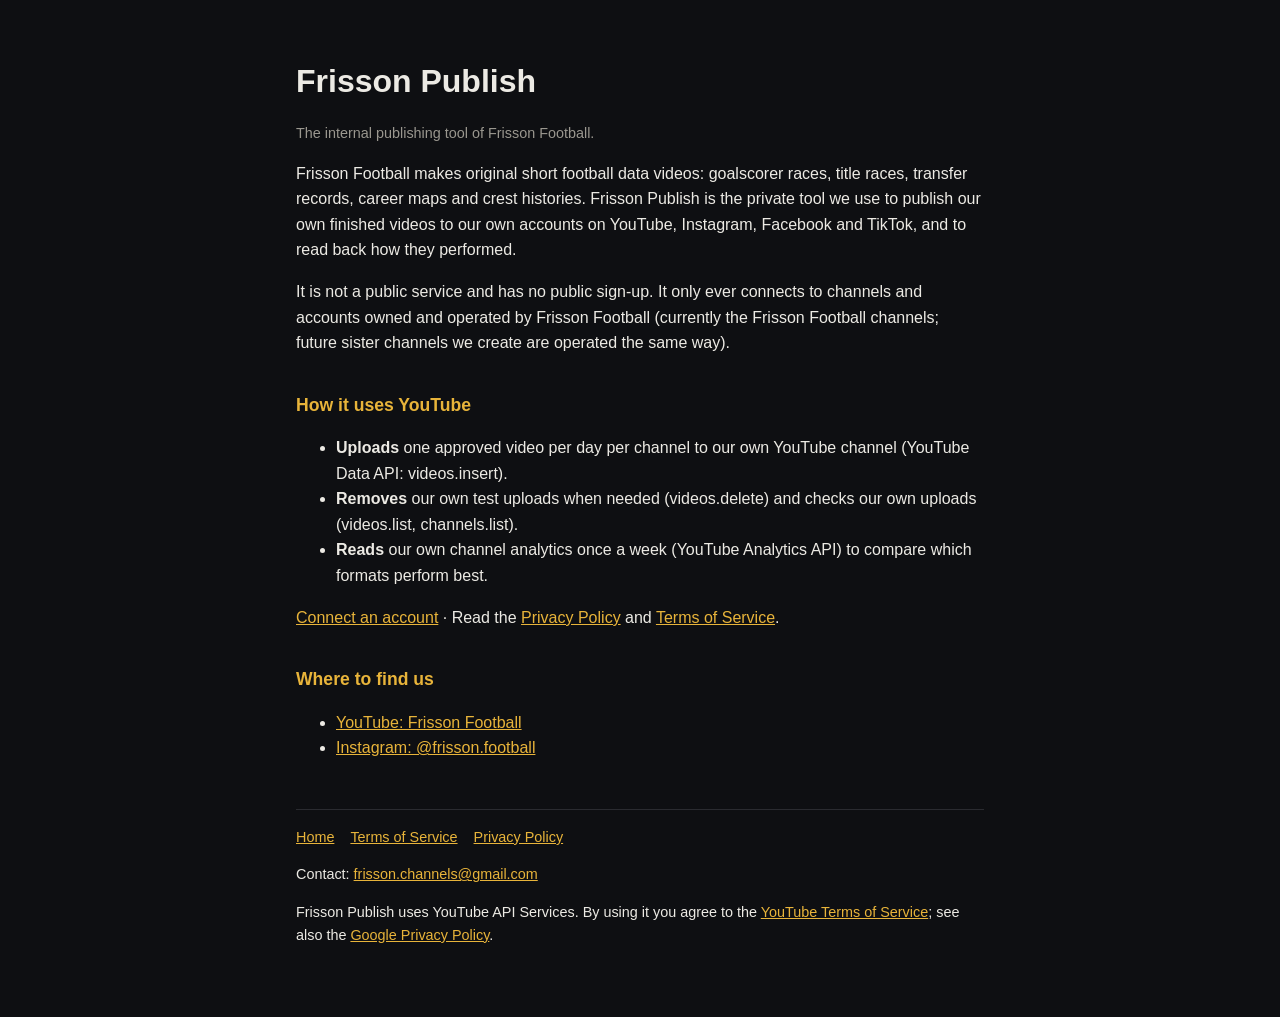
<file: index.html>
<!doctype html><html lang="en"><head><meta charset="utf-8"><meta name="viewport" content="width=device-width,initial-scale=1"><title>Frisson Publish</title><link rel="stylesheet" href="style.css"></head><body><main><h1>Frisson Publish</h1>
<p class="mute">The internal publishing tool of Frisson Football.</p>
<p>Frisson Football makes original short football data videos: goalscorer races, title races, transfer records, career maps and crest histories. Frisson Publish is the private tool we use to publish our own finished videos to our own accounts on YouTube, Instagram, Facebook and TikTok, and to read back how they performed.</p>
<p>It is not a public service and has no public sign-up. It only ever connects to channels and accounts owned and operated by Frisson Football (currently the Frisson Football channels; future sister channels we create are operated the same way).</p>
<h2>How it uses YouTube</h2>
<ul>
<li><b>Uploads</b> one approved video per day per channel to our own YouTube channel (YouTube Data API: videos.insert).</li>
<li><b>Removes</b> our own test uploads when needed (videos.delete) and checks our own uploads (videos.list, channels.list).</li>
<li><b>Reads</b> our own channel analytics once a week (YouTube Analytics API) to compare which formats perform best.</li>
</ul>
<p><a href="connect.html">Connect an account</a> · Read the <a href="privacy.html">Privacy Policy</a> and <a href="terms.html">Terms of Service</a>.</p>
<h2>Where to find us</h2>
<ul><li><a href="https://www.youtube.com/channel/UCcE_Lq_UaQB6nvRYSkDXrZg">YouTube: Frisson Football</a></li><li><a href="https://www.instagram.com/frisson.football/">Instagram: @frisson.football</a></li></ul>
<footer class="mute"><nav><a href="./">Home</a><a href="terms.html">Terms of Service</a><a href="privacy.html">Privacy Policy</a></nav>
<p>Contact: <a href="mailto:frisson.channels@gmail.com">frisson.channels@gmail.com</a></p>
<p>Frisson Publish uses YouTube API Services. By using it you agree to the <a href="https://www.youtube.com/t/terms">YouTube Terms of Service</a>; see also the <a href="https://policies.google.com/privacy">Google Privacy Policy</a>.</p></footer></main></body></html>
</file>
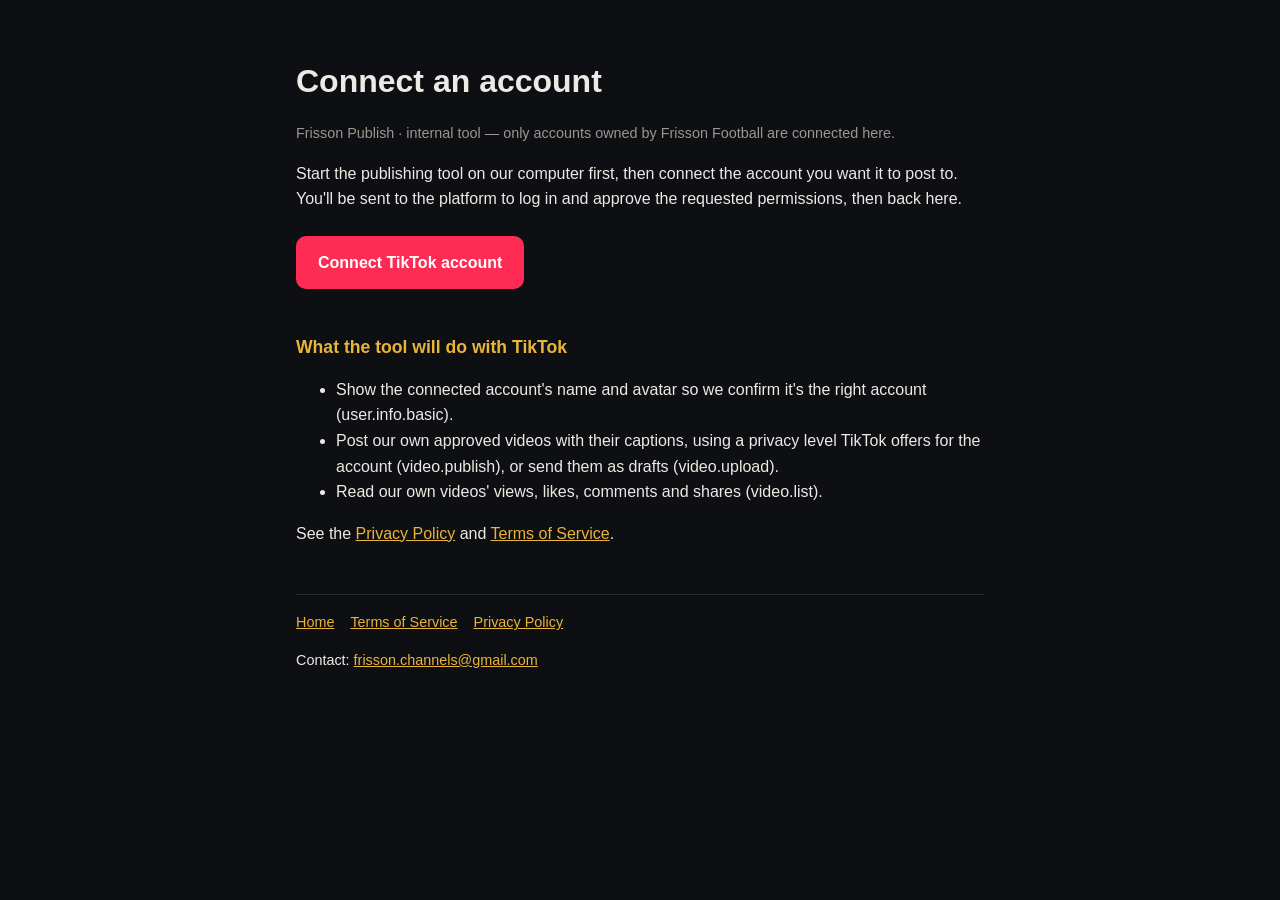
<file: connect.html>
<!doctype html><html lang="en"><head><meta charset="utf-8"><meta name="viewport" content="width=device-width,initial-scale=1"><title>Connect an account · Frisson Publish</title><link rel="stylesheet" href="style.css">
<style>.btn{display:inline-block;margin:8px 12px 8px 0;padding:14px 22px;border-radius:10px;background:#eceae4;color:#0e0f12;font-weight:700;text-decoration:none}.btn.tt{background:#fe2c55;color:#fff}</style></head><body><main>
<h1>Connect an account</h1>
<p class="mute">Frisson Publish · internal tool — only accounts owned by Frisson Football are connected here.</p>
<p>Start the publishing tool on our computer first, then connect the account you want it to post to. You'll be sent to the platform to log in and approve the requested permissions, then back here.</p>
<p><a class="btn tt" href="http://127.0.0.1:8767/start">Connect TikTok account</a></p>
<h2>What the tool will do with TikTok</h2>
<ul>
<li>Show the connected account's name and avatar so we confirm it's the right account (user.info.basic).</li>
<li>Post our own approved videos with their captions, using a privacy level TikTok offers for the account (video.publish), or send them as drafts (video.upload).</li>
<li>Read our own videos' views, likes, comments and shares (video.list).</li>
</ul>
<p>See the <a href="privacy.html">Privacy Policy</a> and <a href="terms.html">Terms of Service</a>.</p>
<footer class="mute"><nav><a href="./">Home</a><a href="terms.html">Terms of Service</a><a href="privacy.html">Privacy Policy</a></nav><p>Contact: <a href="mailto:frisson.channels@gmail.com">frisson.channels@gmail.com</a></p></footer>
</main></body></html>
</file>
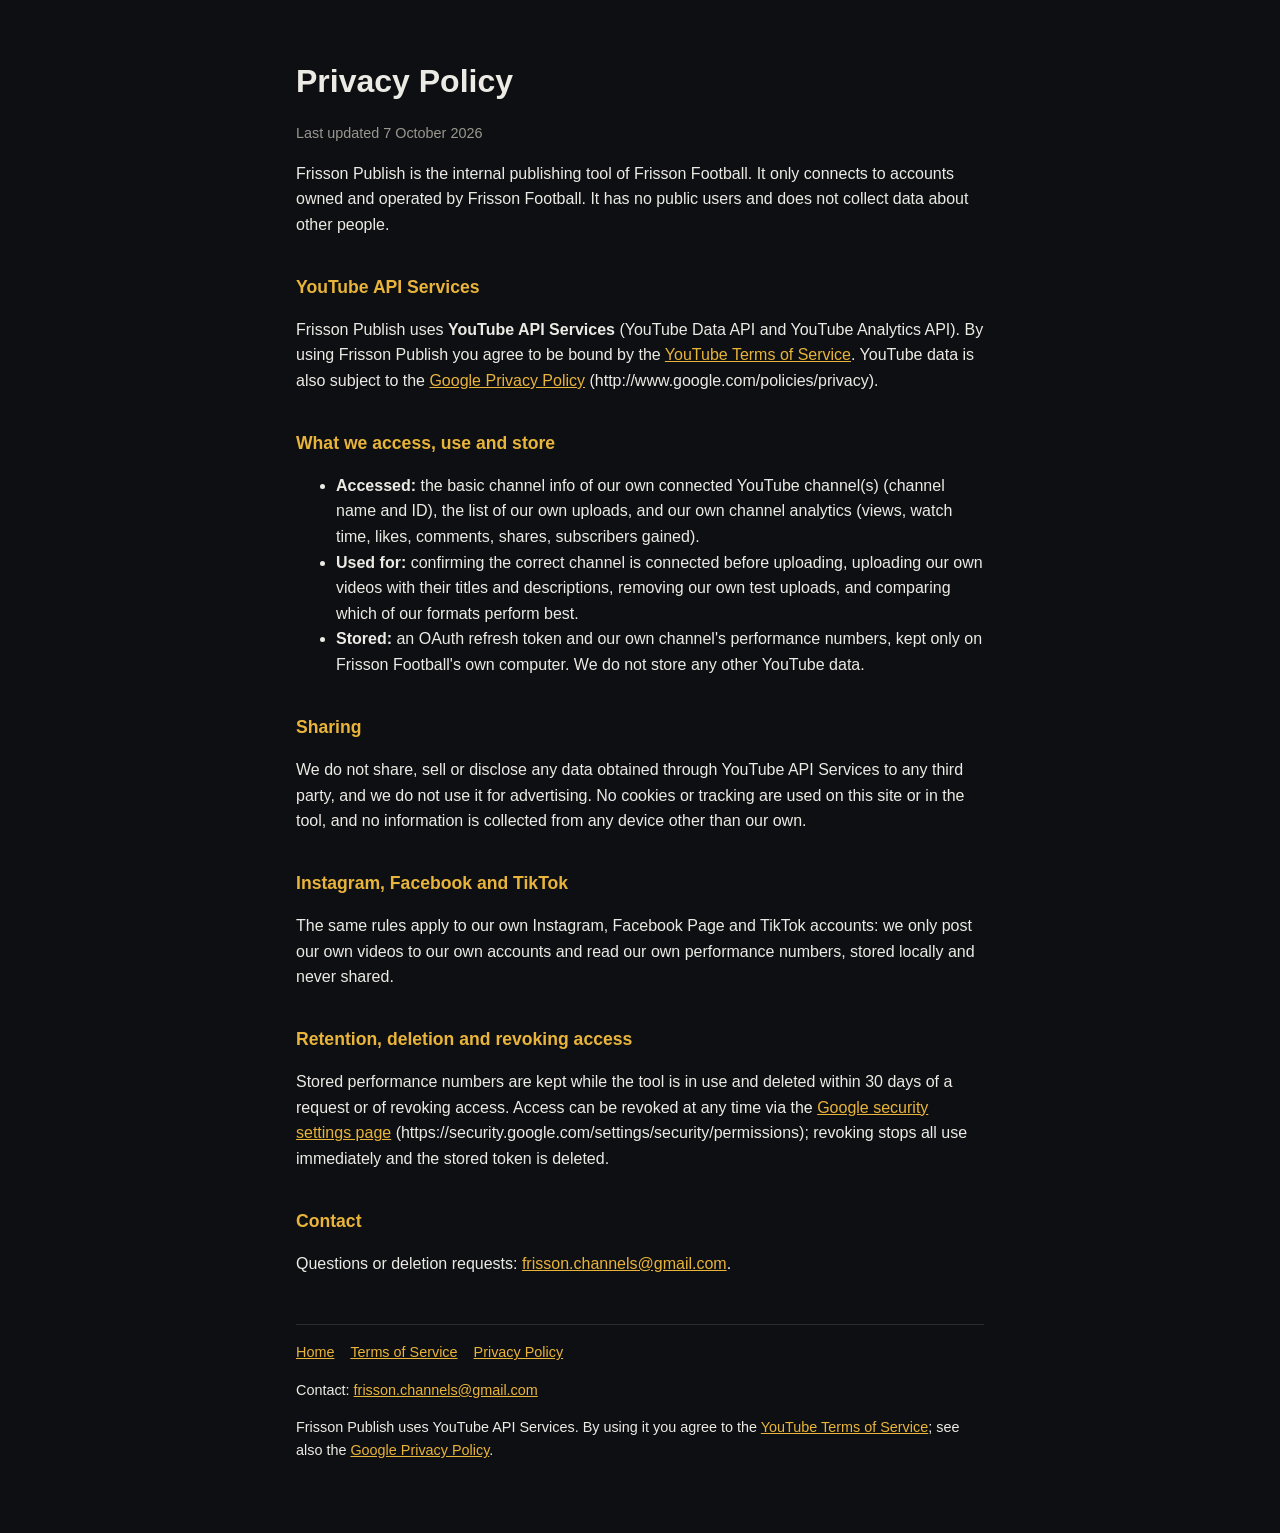
<file: privacy.html>
<!doctype html><html lang="en"><head><meta charset="utf-8"><meta name="viewport" content="width=device-width,initial-scale=1"><title>Privacy Policy · Frisson Publish</title><link rel="stylesheet" href="style.css"></head><body><main><h1>Privacy Policy</h1><p class="mute">Last updated 7 October 2026</p>
<p>Frisson Publish is the internal publishing tool of Frisson Football. It only connects to accounts owned and operated by Frisson Football. It has no public users and does not collect data about other people.</p>
<h2>YouTube API Services</h2>
<p>Frisson Publish uses <b>YouTube API Services</b> (YouTube Data API and YouTube Analytics API). By using Frisson Publish you agree to be bound by the <a href="https://www.youtube.com/t/terms">YouTube Terms of Service</a>. YouTube data is also subject to the <a href="https://policies.google.com/privacy">Google Privacy Policy</a> (http://www.google.com/policies/privacy).</p>
<h2>What we access, use and store</h2>
<ul>
<li><b>Accessed:</b> the basic channel info of our own connected YouTube channel(s) (channel name and ID), the list of our own uploads, and our own channel analytics (views, watch time, likes, comments, shares, subscribers gained).</li>
<li><b>Used for:</b> confirming the correct channel is connected before uploading, uploading our own videos with their titles and descriptions, removing our own test uploads, and comparing which of our formats perform best.</li>
<li><b>Stored:</b> an OAuth refresh token and our own channel's performance numbers, kept only on Frisson Football's own computer. We do not store any other YouTube data.</li>
</ul>
<h2 id="sharing">Sharing</h2>
<p>We do not share, sell or disclose any data obtained through YouTube API Services to any third party, and we do not use it for advertising. No cookies or tracking are used on this site or in the tool, and no information is collected from any device other than our own.</p>
<h2>Instagram, Facebook and TikTok</h2>
<p>The same rules apply to our own Instagram, Facebook Page and TikTok accounts: we only post our own videos to our own accounts and read our own performance numbers, stored locally and never shared.</p>
<h2 id="retention">Retention, deletion and revoking access</h2>
<p>Stored performance numbers are kept while the tool is in use and deleted within 30 days of a request or of revoking access. Access can be revoked at any time via the <a href="https://security.google.com/settings/security/permissions">Google security settings page</a> (https://security.google.com/settings/security/permissions); revoking stops all use immediately and the stored token is deleted.</p>
<h2>Contact</h2>
<p>Questions or deletion requests: <a href="mailto:frisson.channels@gmail.com">frisson.channels@gmail.com</a>.</p>
<footer class="mute"><nav><a href="./">Home</a><a href="terms.html">Terms of Service</a><a href="privacy.html">Privacy Policy</a></nav>
<p>Contact: <a href="mailto:frisson.channels@gmail.com">frisson.channels@gmail.com</a></p>
<p>Frisson Publish uses YouTube API Services. By using it you agree to the <a href="https://www.youtube.com/t/terms">YouTube Terms of Service</a>; see also the <a href="https://policies.google.com/privacy">Google Privacy Policy</a>.</p></footer></main></body></html>
</file>
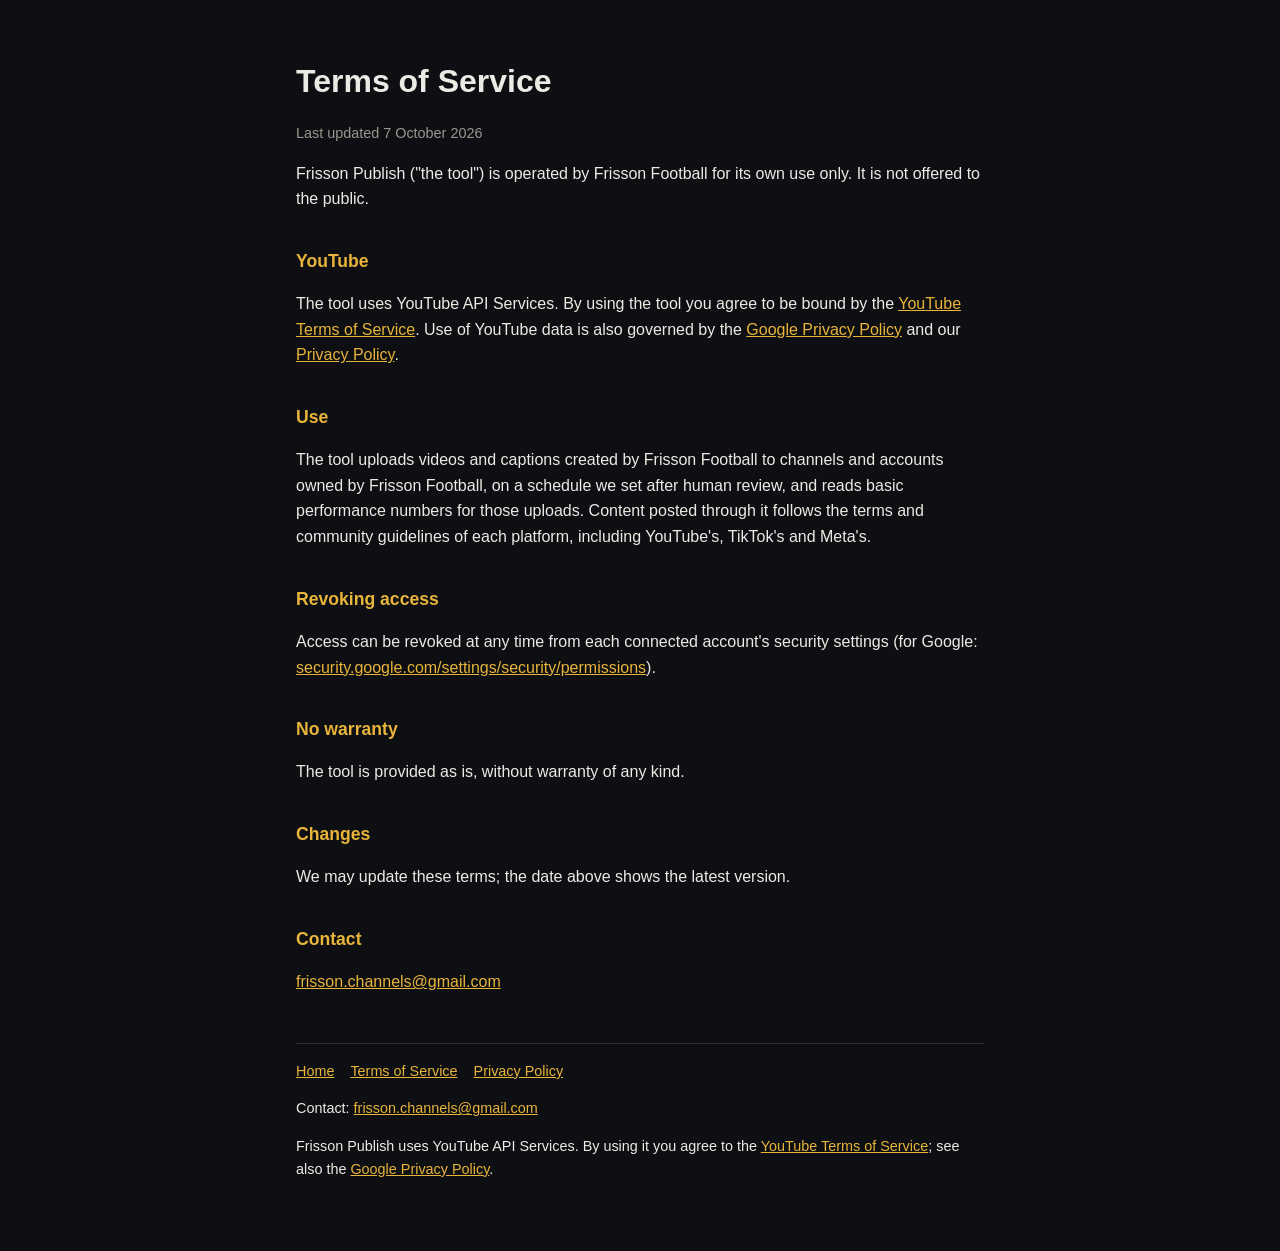
<file: terms.html>
<!doctype html><html lang="en"><head><meta charset="utf-8"><meta name="viewport" content="width=device-width,initial-scale=1"><title>Terms of Service · Frisson Publish</title><link rel="stylesheet" href="style.css"></head><body><main><h1>Terms of Service</h1><p class="mute">Last updated 7 October 2026</p>
<p>Frisson Publish ("the tool") is operated by Frisson Football for its own use only. It is not offered to the public.</p>
<h2>YouTube</h2>
<p>The tool uses YouTube API Services. By using the tool you agree to be bound by the <a href="https://www.youtube.com/t/terms">YouTube Terms of Service</a>. Use of YouTube data is also governed by the <a href="https://policies.google.com/privacy">Google Privacy Policy</a> and our <a href="privacy.html">Privacy Policy</a>.</p>
<h2>Use</h2>
<p>The tool uploads videos and captions created by Frisson Football to channels and accounts owned by Frisson Football, on a schedule we set after human review, and reads basic performance numbers for those uploads. Content posted through it follows the terms and community guidelines of each platform, including YouTube's, TikTok's and Meta's.</p>
<h2>Revoking access</h2>
<p>Access can be revoked at any time from each connected account's security settings (for Google: <a href="https://security.google.com/settings/security/permissions">security.google.com/settings/security/permissions</a>).</p>
<h2>No warranty</h2><p>The tool is provided as is, without warranty of any kind.</p>
<h2>Changes</h2><p>We may update these terms; the date above shows the latest version.</p>
<h2>Contact</h2><p><a href="mailto:frisson.channels@gmail.com">frisson.channels@gmail.com</a></p>
<footer class="mute"><nav><a href="./">Home</a><a href="terms.html">Terms of Service</a><a href="privacy.html">Privacy Policy</a></nav>
<p>Contact: <a href="mailto:frisson.channels@gmail.com">frisson.channels@gmail.com</a></p>
<p>Frisson Publish uses YouTube API Services. By using it you agree to the <a href="https://www.youtube.com/t/terms">YouTube Terms of Service</a>; see also the <a href="https://policies.google.com/privacy">Google Privacy Policy</a>.</p></footer></main></body></html>
</file>
<file: style.css>
:root{--bg:#0e0f12;--fg:#eceae4;--mute:#9a978f;--acc:#e8b43a}
*{box-sizing:border-box}body{margin:0;background:var(--bg);color:var(--fg);font:16px/1.6 -apple-system,BlinkMacSystemFont,"Segoe UI",sans-serif}
main{max-width:720px;margin:0 auto;padding:56px 16px}h1{font-size:2rem;margin:0 0 .25em}h2{font-size:1.1rem;margin:2em 0 .4em;color:var(--acc)}
a{color:var(--acc)}p,li{color:var(--fg)}.mute{color:var(--mute);font-size:.9rem}nav a{margin-right:16px}footer{margin-top:48px;border-top:1px solid #2a2b30;padding-top:16px}
</file>
